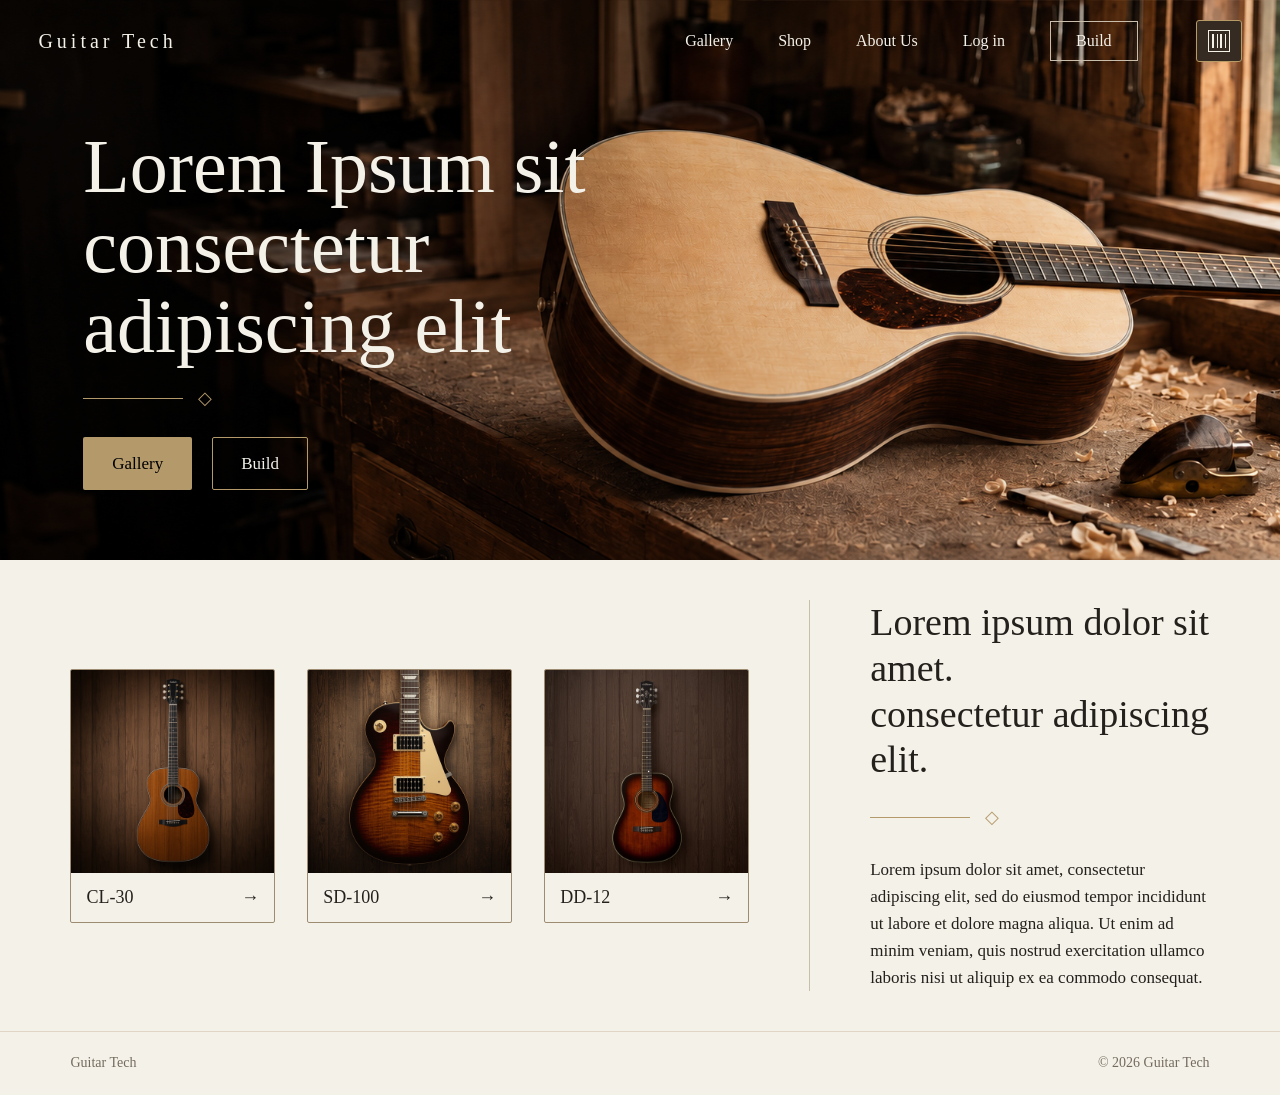
<file: index.html>
<!DOCTYPE html>
<html lang="en">
<head>
    <meta charset="UTF-8">
    <meta name="viewport" content="width=device-width, initial-scale=1.0">
    <meta name="description" content="Guitar Tech.">
    <title>Guitar Tech</title>
    <link rel="stylesheet" href="styles.css">
</head>
<body>


    <!-- Header and large background picture -->
    <div class="hero">
        <header>
            <a href="index.html" class="logo">Guitar Tech</a>

            <nav id="menu" aria-label="Main navigation">
                <a href="gallery.html">Gallery</a>
                <a href="#craft" onclick="closeCurtainMenu()">Shop</a>
                <a href="about.html">About Us</a>
                <a href="account.html" id="account-link">My Account</a>
                <a href="build.html" class="commission-link">Build</a>
            </nav>

            <button id="menu-button" class="menu-button" type="button" onclick="toggleCurtainMenu()"
                    aria-label="Open curtain menu" aria-expanded="false" aria-controls="menu">
                <span class="curtain-icon" aria-hidden="true">
                    <span></span>
                    <span></span>
                </span>
            </button>
        </header>

        <div class="hero-text">
            <h1>Lorem Ipsum sit<br>consectetur<br>adipiscing elit</h1>

            <div class="decoration" aria-hidden="true">
                <span class="gold-line"></span>
                <span>◇</span>
            </div>

            <div class="hero-buttons">
                <a href="gallery.html" class="button gold-button">Gallery</a>
                <a href="build.html" class="button outline-button">Build</a>
            </div>
        </div>
    </div>

    <!-- Guitar cards and the text beside them -->
    <main id="main-content" class="main-section" tabindex="-1">
        <section id="instruments" class="guitars" aria-label="Guitar collection">
            <button class="guitar-card" type="button" onclick="showGuitar('CL-30')" aria-label="Lorem Ipsum">
                <span class="guitar-photo small-guitar">
                    <img src="assets/1.png" alt="A small spruce acoustic guitar">
                </span>
                <span class="guitar-name">CL-30 <span aria-hidden="true">→</span></span>
            </button>

            <button class="guitar-card" type="button" onclick="showGuitar('SD-100')" aria-label="Lorem Ipsum">
                <span class="guitar-photo om-guitar">
                    <img src="assets/2.png" alt="2.png">
                </span>
                <span class="guitar-name">SD-100 <span aria-hidden="true">→</span></span>
            </button>

            <button class="guitar-card" type="button" onclick="showGuitar('DD-12')" aria-label="Lorem impsum">
                <span class="guitar-photo dreadnought-guitar">
                    <img src="assets/3.png" alt="3.png">
                </span>
                <span class="guitar-name">DD-12<span aria-hidden="true">→</span></span>
            </button>
        </section>

        <section id="craft" class="craft">
            <h2>Lorem ipsum dolor sit amet.<br>consectetur adipiscing elit.</h2>
            <div class="decoration" aria-hidden="true">
                <span class="gold-line"></span>
                <span>◇</span>
            </div>
            <p>Lorem ipsum dolor sit amet, consectetur adipiscing elit,
               sed do eiusmod tempor incididunt ut labore et dolore magna aliqua.
               Ut enim ad minim veniam, quis nostrud exercitation ullamco
               laboris nisi ut aliquip ex ea commodo consequat.</p>
        </section>
    </main>

    <footer>
        <span>Guitar Tech</span>
        <span>© <span id="year">2026</span> Guitar Tech</span>
    </footer>

    <!-- JavaScript shows one section at a time inside this popup. -->
    <dialog id="popup" aria-labelledby="guitar-title" onclose="popupClosed()">
        <button class="close-button" type="button" onclick="closePopup()" aria-label="Close popup">×</button>

        <section id="guitar" class="popup-section" hidden>
            <h2 id="guitar-title">CL-30</h2>
            <div id="guitar-picture" class="Cl-30-guitar">
                <img id="guitar-image" src="assets/1.png" alt="CL-30-acoustic-guitar">
            </div>
            <p id="guitar-description"></p>
            <p>Lorem ipsum dolor sit amet sed do eiusmod tempor incididunt ut labore et dolore magna aliqua. </p>
            <button type="button" class="button dark-button" onclick="openCommission(selectedGuitar)">Commission this instrument</button>
        </section>
    </dialog>

    <!-- Load the script after the HTML so it can find the elements above. -->
    <script src="script.js"></script>
</body>
</html>
</file>
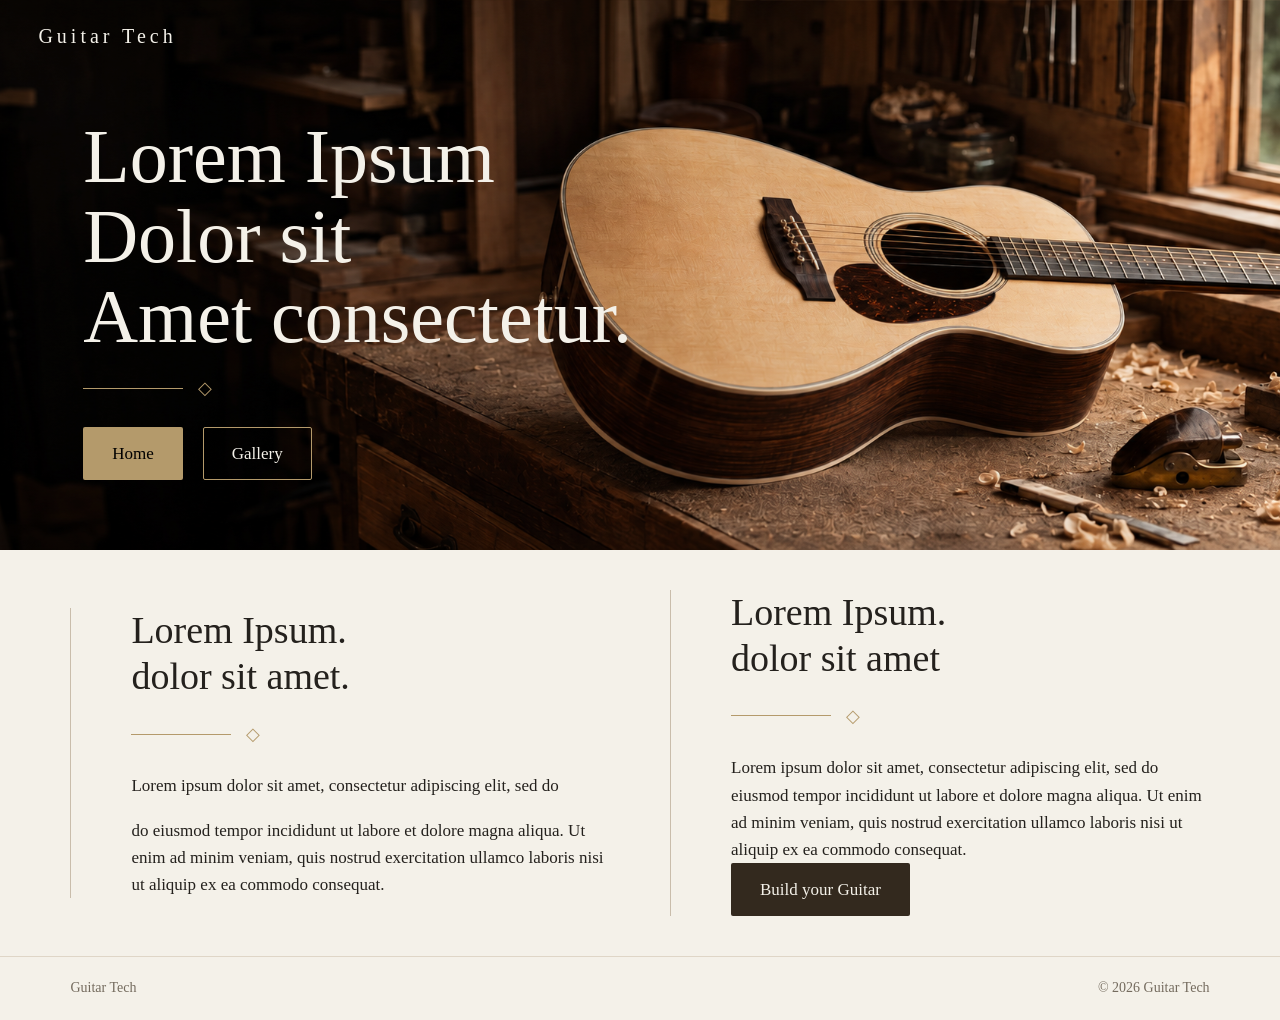
<file: about.html>
<!DOCTYPE html>
<html lang="en">
<head>
    <meta charset="UTF-8">
    <meta name="viewport" content="width=device-width, initial-scale=1.0">
    <meta name="description" content="Guitar Tech">
    <title>About Us | Guitar Tech</title>
    <link rel="stylesheet" href="styles.css">
</head>
<body>
    <!-- Header and large background picture (same as the homepage) -->
    <div class="hero">
        <header>
            <a href="index.html" class="logo">Guitar Tech</a>
          
            </button>
        </header>
    

        <div class="hero-text">
            <h1>Lorem Ipsum<br>Dolor sit<br>Amet consectetur.</h1>

            <div class="decoration" aria-hidden="true">
                <span class="gold-line"></span>
                <span>◇</span>
            </div>

            <div class="hero-buttons">
                <a href="index.html" class="button gold-button">Home</a>
                <button type="button" class="button outline-button" onclick="openCommission('Not sure yet')">Gallery</button>
            </div>
        </div>
    </div>

    <main id="main-content" class="main-section" tabindex="-1">
        <section id="story" class="craft">
            <h2>Lorem Ipsum.<br>dolor sit amet.</h2>
            <div class="decoration" aria-hidden="true">
                <span class="gold-line"></span>
                <span>◇</span>
            </div>
            <p>Lorem ipsum dolor sit amet, consectetur adipiscing elit, sed do</p>
            <p>do eiusmod tempor incididunt ut labore et dolore magna aliqua.
               Ut enim ad minim veniam, quis nostrud exercitation ullamco
               laboris nisi ut aliquip ex ea commodo consequat.</p>
        </section>

        <section id="process" class="craft">
            <h2>Lorem Ipsum.<br>dolor sit amet</h2>
            <div class="decoration" aria-hidden="true">
                <span class="gold-line"></span>
                <span>◇</span>
            </div>
            <p>Lorem ipsum dolor sit amet, consectetur adipiscing elit,
               sed do eiusmod tempor incididunt ut labore et dolore magna aliqua.
               Ut enim ad minim veniam, quis nostrud exercitation ullamco
               laboris nisi ut aliquip ex ea commodo consequat.</p>
            <div class="hero-buttons">
                <button type="button" class="button dark-button" onclick="openCommission('Not sure yet')">Build your Guitar</button>
            </div>
        </section>
    </main>

    <footer>
        <span>Guitar Tech</span>
        <span>© <span id="year">2026</span> Guitar Tech</span>
    </footer>

    <!-- Same popup as the homepage, so script.js finds the elements it expects. -->
    <dialog id="popup" aria-labelledby="account-title" onclose="popupClosed()">
        <button class="close-button" type="button" onclick="closePopup()" aria-label="Close popup">×</button>

        <section id="guitar" class="popup-section" hidden>
            <h2 id="guitar-title">CL-30</h2>
            <div id="guitar-picture" class="guitar-photo om-guitar popup-photo">
                <img id="guitar-image" src="assets/1.png" alt="OM acoustic guitar">
            </div>
            <p id="guitar-description"></p>
            <p>Made to order. Tonewoods, finish and final specifications are chosen with you.</p>
            <button type="button" class="button dark-button" onclick="openCommission(selectedGuitar)">Commission this instrument</button>
        </section>

        <section id="account" class="popup-section" hidden>
            <h2 id="account-title">My Account</h2>
            <p>The account area is coming soon. You can still browse guitars and prepare a build enquiry.</p>
            <button type="button" class="button dark-button" onclick="closePopup()">Back to the website</button>
        </section>
    </dialog>

    <script src="script.js"></script>
</body>
</html>
</file>
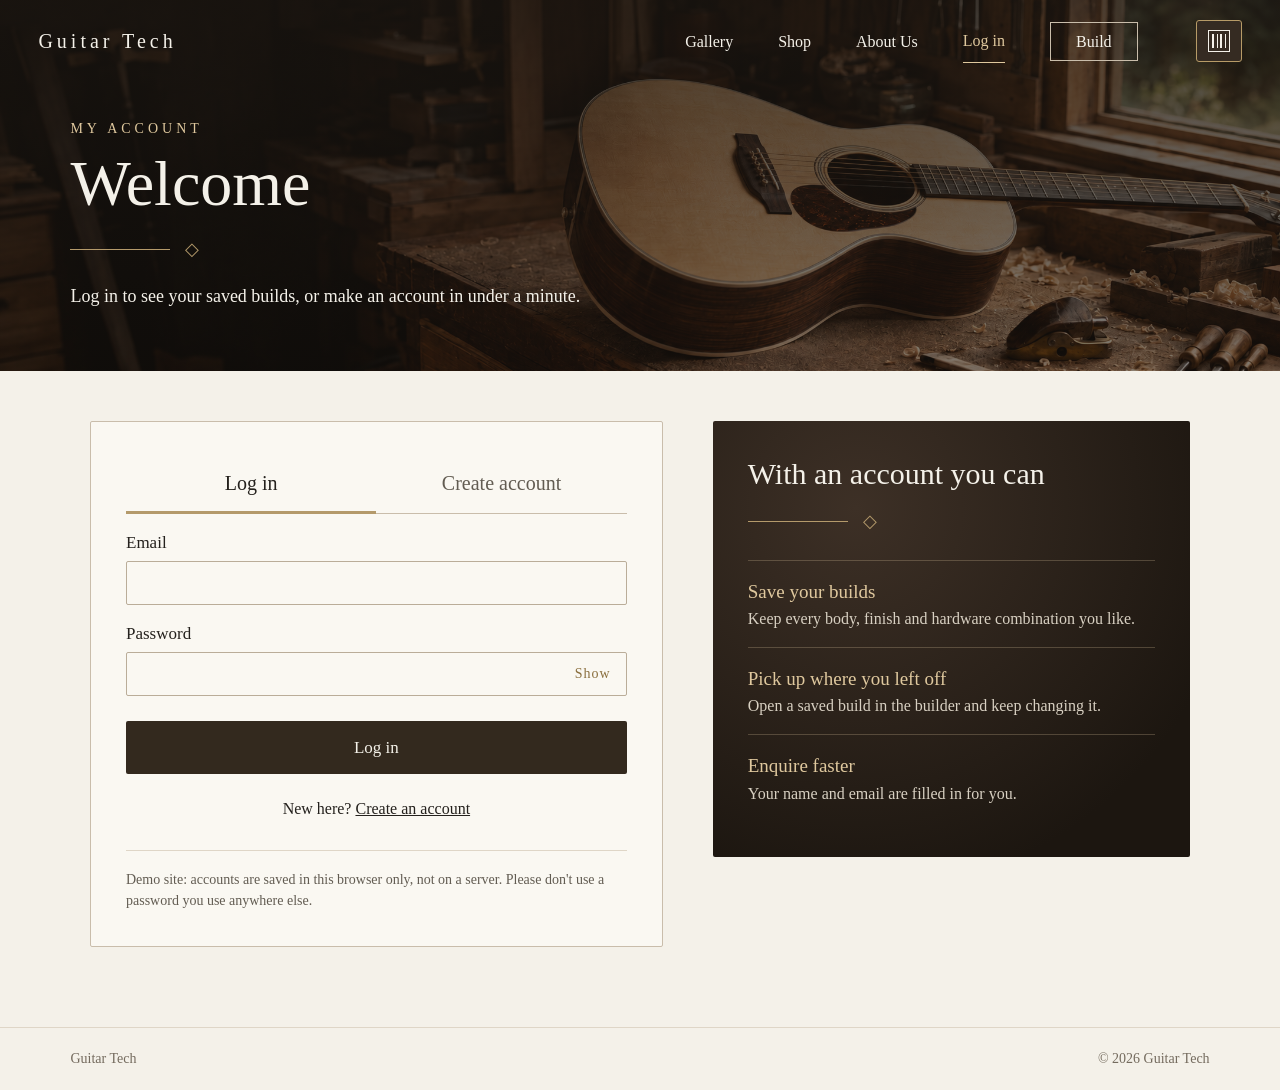
<file: account.html>
<!DOCTYPE html>
<html lang="en">
<head>
    <meta charset="UTF-8">
    <meta name="viewport" content="width=device-width, initial-scale=1.0">
    <meta name="description" content="Your Guitar Tech account: saved builds and your details.">
    <title>My Account | Guitar Tech</title>
    <link rel="stylesheet" href="styles.css">
</head>
<body>


    <!-- Header and a shorter background picture than the home page -->
    <div class="hero page-hero">
        <header>
            <a href="index.html" class="logo">Guitar Tech</a>

            <nav id="menu" aria-label="Main navigation">
                <a href="gallery.html">Gallery</a>
                <a href="index.html#craft">Shop</a>
                <a href="about.html">About Us</a>
                <a href="account.html" id="account-link" aria-current="page" onclick="closeCurtainMenu()">My Account</a>
                <a href="build.html" class="commission-link">Build</a>
            </nav>

            <button id="menu-button" class="menu-button" type="button" onclick="toggleCurtainMenu()"
                    aria-label="Open curtain menu" aria-expanded="false" aria-controls="menu">
                <span class="curtain-icon" aria-hidden="true">
                    <span></span>
                    <span></span>
                </span>
            </button>
        </header>

        <div class="hero-text">
            <p class="eyebrow">My Account</p>
            <h1>Kia ora, <span id="greeting-name">friend</span></h1>

            <div class="decoration" aria-hidden="true">
                <span class="gold-line"></span>
                <span>◇</span>
            </div>

            <p class="hero-intro">Your saved builds and details, all in one place.</p>
        </div>
    </div>

    <main id="main-content" class="account-page" tabindex="-1">

        <!-- Left side: who is logged in -->
        <aside class="account-card" aria-label="Your profile">
            <span id="account-initials" class="initials" aria-hidden="true">GT</span>
            <h2 id="account-name">Name</h2>
            <p id="account-email" class="account-email">email</p>
            <p id="account-since" class="small-text">Member since</p>

            <div class="account-actions">
                <a href="build.html" class="button dark-button">Start a new build</a>
                <button type="button" class="button outline-dark-button" onclick="logOut()">Log out</button>
            </div>
        </aside>

        <div class="account-content">

            <!-- Saved builds. JavaScript copies the template below once for each build. -->
            <section class="account-section" aria-labelledby="builds-heading">
                <div class="section-heading">
                    <h2 id="builds-heading" tabindex="-1">Saved builds</h2>
                    <p id="builds-count" class="small-text">0 builds</p>
                </div>

                <div id="no-builds" class="empty-state">
                    <p>No saved builds yet. Design a guitar in the builder and press <strong>Save to my account</strong>.</p>
                    <a href="build.html" class="button outline-dark-button">Go to the builder</a>
                </div>

                <ul id="saved-builds" class="saved-builds"></ul>

                <template id="build-card-template">
                    <li class="saved-build">
                        <span class="swatch saved-swatch" aria-hidden="true"></span>
                        <div class="saved-text">
                            <h3 class="saved-name">SD-100</h3>
                            <p class="saved-info">Natural finish · Nickel hardware</p>
                            <p class="saved-date small-text">Saved</p>
                        </div>
                        <p class="saved-price">$3,200</p>
                        <div class="saved-buttons">
                            <a class="button dark-button saved-open" href="build.html">Open in builder</a>
                            <button type="button" class="button outline-dark-button saved-remove" onclick="removeBuild(this)">Remove</button>
                        </div>
                    </li>
                </template>
            </section>

            <!-- Edit details -->
            <section class="account-section" aria-labelledby="details-heading">
                <div class="section-heading">
                    <h2 id="details-heading">Your details</h2>
                </div>

                <form id="details-form" class="details-form" onsubmit="saveDetails(event)">
                    <div>
                        <label for="details-name">Name</label>
                        <input type="text" id="details-name" autocomplete="name" required>
                    </div>
                    <div>
                        <label for="details-email">Email</label>
                        <input type="email" id="details-email" readonly aria-describedby="email-note">
                        <p id="email-note" class="small-text">Your email is your log in, so it can't be changed here.</p>
                    </div>
                    <div>
                        <label for="details-phone">Phone <span class="small-text">(optional)</span></label>
                        <input type="tel" id="details-phone" autocomplete="tel">
                    </div>
                    <div class="details-buttons">
                        <button type="submit" class="button dark-button">Save changes</button>
                        <p id="details-message" class="small-text" aria-live="polite"></p>
                    </div>
                </form>
            </section>

            <!-- Delete account -->
            <section class="account-section delete-section" aria-labelledby="delete-heading">
                <h2 id="delete-heading">Delete account</h2>
                <p>This removes your account and all saved builds from this browser. It can't be undone.</p>
                <button type="button" class="button delete-button" onclick="deleteAccount()">Delete my account</button>
            </section>
        </div>
    </main>

    <footer>
        <span>Guitar Tech</span>
        <span>© <span id="year">2026</span> Guitar Tech</span>
    </footer>

    <!-- Load the script after the HTML so it can find the elements above. -->
    <script src="script.js"></script>
</body>
</html>
</file>
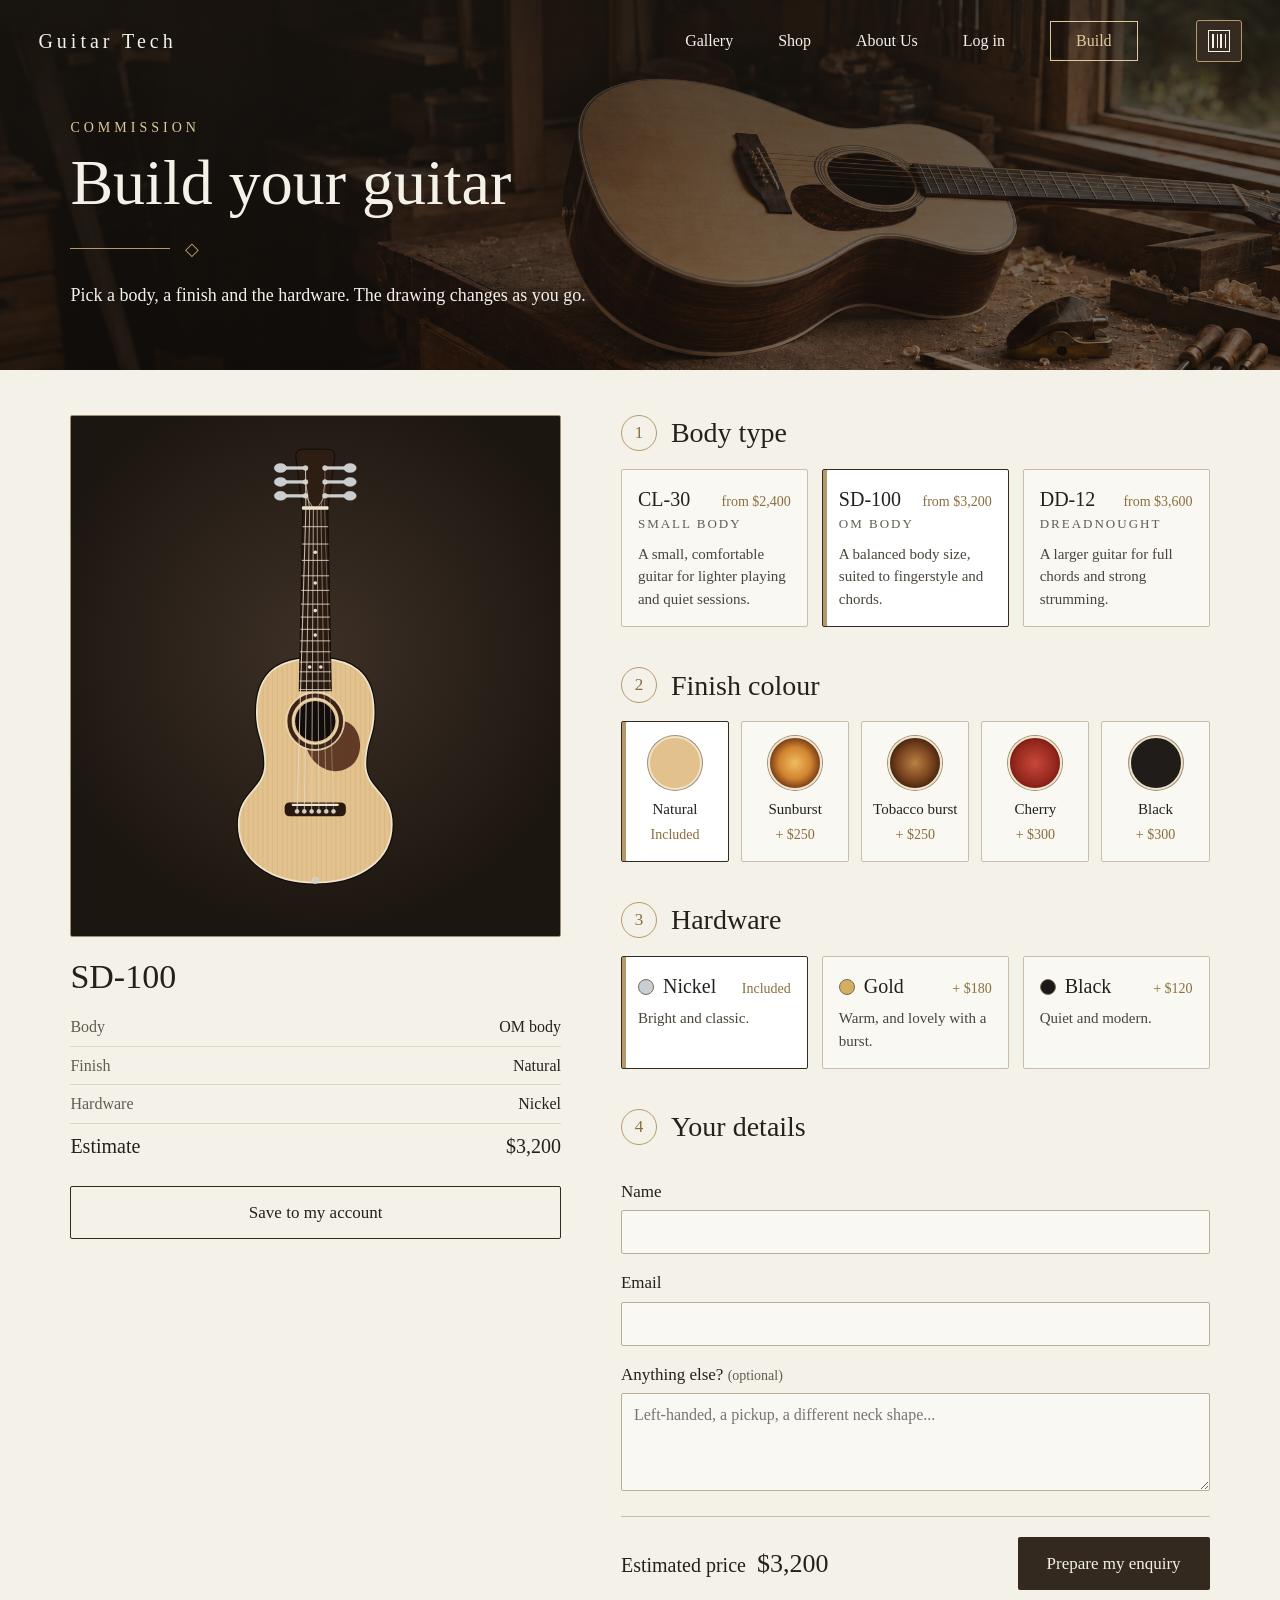
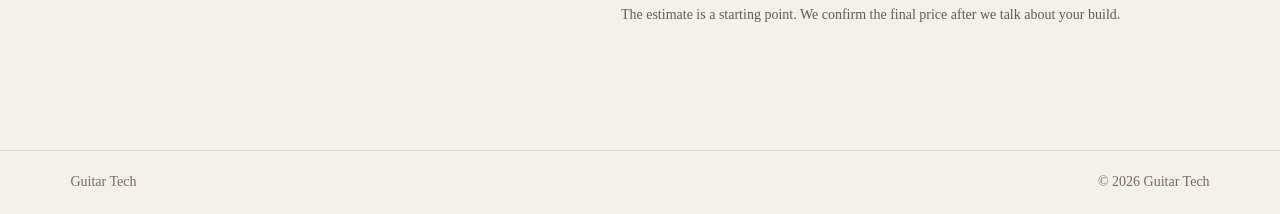
<file: build.html>
<!DOCTYPE html>
<html lang="en">
<head>
    <meta charset="UTF-8">
    <meta name="viewport" content="width=device-width, initial-scale=1.0">
    <meta name="description" content="Design your own Guitar Tech acoustic guitar: choose the body, finish and hardware.">
    <title>Build | Guitar Tech</title>
    <link rel="stylesheet" href="styles.css">
</head>
<body>


    <!-- Header and a shorter background picture than the home page -->
    <div class="hero page-hero">
        <header>
            <a href="index.html" class="logo">Guitar Tech</a>

            <nav id="menu" aria-label="Main navigation">
                <a href="gallery.html">Gallery</a>
                <a href="index.html#craft">Shop</a>
                <a href="about.html">About Us</a>
                <a href="account.html" id="account-link">My Account</a>
                <a href="build.html" class="commission-link" aria-current="page" onclick="closeCurtainMenu()">Build</a>
            </nav>

            <button id="menu-button" class="menu-button" type="button" onclick="toggleCurtainMenu()"
                    aria-label="Open curtain menu" aria-expanded="false" aria-controls="menu">
                <span class="curtain-icon" aria-hidden="true">
                    <span></span>
                    <span></span>
                </span>
            </button>
        </header>

        <div class="hero-text">
            <p class="eyebrow">Commission</p>
            <h1>Build your guitar</h1>

            <div class="decoration" aria-hidden="true">
                <span class="gold-line"></span>
                <span>◇</span>
            </div>

            <p class="hero-intro">Pick a body, a finish and the hardware. The drawing changes as you go.</p>
        </div>
    </div>

    <main id="main-content" class="build-page" tabindex="-1">

        <!-- Left side: the drawing and a summary of the choices -->
        <aside class="build-preview" aria-label="Your guitar">
            <div class="preview-frame">
                <!--
                    The guitar is drawn with SVG shapes.
                    JavaScript shows the parts for the chosen body (data-body)
                    and sets two colours: --finish for the body and --hardware for the metal parts.
                -->
                <svg id="guitar-preview" viewBox="0 0 320 690" role="img" aria-labelledby="preview-title">
                    <title id="preview-title">SD-100 guitar, Natural finish, Nickel hardware</title>
                    <defs>
                        <path id="shape-CL-30" d="M160 320 C198.5 320 230 337.4 230 389.6 C230 422.9 214 422.9 214 456.3 C214 491.5 254 491.5 254 534.6 C254 581.3 214.5 610 160 610 C105.5 610 66 581.3 66 534.6 C66 491.5 106 491.5 106 456.3 C106 422.9 90 422.9 90 389.6 C90 337.4 121.5 320 160 320 Z"/>
                        <path id="shape-SD-100" d="M160 320 C212.1 320 244 339.3 244 397.3 C244 434.3 232 434.3 232 471.3 C232 510.5 270 510.5 270 558.3 C270 610.2 223.8 642 160 642 C96.2 642 50 610.2 50 558.3 C50 510.5 88 510.5 88 471.3 C88 434.3 76 434.3 76 397.3 C76 339.3 107.9 320 160 320 Z"/>
                        <path id="shape-DD-12" d="M160 320 C246.0 320 260 340.6 260 402.6 C260 442.1 246 442.1 246 481.7 C246 523.5 282 523.5 282 574.6 C282 630.0 230.8 664 160 664 C89.2 664 38 630.0 38 574.6 C38 523.5 74 523.5 74 481.7 C74 442.1 60 442.1 60 402.6 C60 340.6 74.0 320 160 320 Z"/>
                        <!-- finish colours that fade from the middle to the edge -->
                        <radialGradient id="sunburst" cx="0.5" cy="0.62" r="0.62">
                            <stop offset="0" stop-color="#f0bd5e"/>
                            <stop offset="0.5" stop-color="#d0832f"/>
                            <stop offset="0.78" stop-color="#6e3514"/>
                            <stop offset="1" stop-color="#230f06"/>
                        </radialGradient>
                        <radialGradient id="tobacco" cx="0.5" cy="0.62" r="0.62">
                            <stop offset="0" stop-color="#b98142"/>
                            <stop offset="0.5" stop-color="#7e4721"/>
                            <stop offset="0.82" stop-color="#3a1c0b"/>
                            <stop offset="1" stop-color="#160904"/>
                        </radialGradient>
                        <radialGradient id="cherry" cx="0.5" cy="0.62" r="0.62">
                            <stop offset="0" stop-color="#c8483a"/>
                            <stop offset="0.6" stop-color="#93261c"/>
                            <stop offset="1" stop-color="#3e0a06"/>
                        </radialGradient>
                        <!-- thin lines that look like wood grain -->
                        <pattern id="grain" width="7" height="40" patternUnits="userSpaceOnUse">
                            <rect x="0" width="1" height="40" fill="#000" opacity="0.07"/>
                            <rect x="4" width="0.6" height="40" fill="#fff" opacity="0.05"/>
                        </pattern>
                    </defs>

                    <!-- body: only the shape that matches the chosen body type is shown -->
                    <g data-body="CL-30" hidden>
                        <use href="#shape-CL-30" class="body-outline"/>
                        <use href="#shape-CL-30" class="body-finish"/>
                        <use href="#shape-CL-30" class="body-grain"/>
                        <use href="#shape-CL-30" class="body-binding"/>
                        <rect class="bridge" x="121.0" y="505.29999999999995" width="78" height="20" rx="7"/>
                        <rect class="saddle" x="126" y="507.29999999999995" width="68" height="3" rx="1.5"/>
                        <circle class="hardware" cx="133.8" cy="518.3" r="3"/>
                        <circle class="hardware" cx="144.2" cy="518.3" r="3"/>
                        <circle class="hardware" cx="154.8" cy="518.3" r="3"/>
                        <circle class="hardware" cx="165.2" cy="518.3" r="3"/>
                        <circle class="hardware" cx="175.8" cy="518.3" r="3"/>
                        <circle class="hardware" cx="186.2" cy="518.3" r="3"/>
                        <circle class="hardware" cx="160" cy="607" r="4.5"/>
                    </g>
                    <g data-body="SD-100">
                        <use href="#shape-SD-100" class="body-outline"/>
                        <use href="#shape-SD-100" class="body-finish"/>
                        <use href="#shape-SD-100" class="body-grain"/>
                        <use href="#shape-SD-100" class="body-binding"/>
                        <path class="pickguard" d="M202 410 A42 42 0 0 1 148 450 C156 476 190 494 214 472 C232 454 226 416 202 410 Z"/>
                        <rect class="bridge" x="116.0" y="526.7" width="88" height="20" rx="7"/>
                        <rect class="saddle" x="126" y="528.7" width="68" height="3" rx="1.5"/>
                        <circle class="hardware" cx="133.8" cy="539.7" r="3"/>
                        <circle class="hardware" cx="144.2" cy="539.7" r="3"/>
                        <circle class="hardware" cx="154.8" cy="539.7" r="3"/>
                        <circle class="hardware" cx="165.2" cy="539.7" r="3"/>
                        <circle class="hardware" cx="175.8" cy="539.7" r="3"/>
                        <circle class="hardware" cx="186.2" cy="539.7" r="3"/>
                        <circle class="hardware" cx="160" cy="639" r="4.5"/>
                    </g>
                    <g data-body="DD-12" hidden>
                        <use href="#shape-DD-12" class="body-outline"/>
                        <use href="#shape-DD-12" class="body-finish"/>
                        <use href="#shape-DD-12" class="body-grain"/>
                        <use href="#shape-DD-12" class="body-binding"/>
                        <path class="pickguard" d="M202 410 A42 42 0 0 1 148 450 C156 476 190 494 214 472 C232 454 226 416 202 410 Z"/>
                        <rect class="bridge" x="112.0" y="541.5" width="96" height="20" rx="7"/>
                        <rect class="saddle" x="126" y="543.5" width="68" height="3" rx="1.5"/>
                        <circle class="hardware" cx="133.8" cy="554.5" r="3"/>
                        <circle class="hardware" cx="144.2" cy="554.5" r="3"/>
                        <circle class="hardware" cx="154.8" cy="554.5" r="3"/>
                        <circle class="hardware" cx="165.2" cy="554.5" r="3"/>
                        <circle class="hardware" cx="175.8" cy="554.5" r="3"/>
                        <circle class="hardware" cx="186.2" cy="554.5" r="3"/>
                        <circle class="hardware" cx="160" cy="661" r="4.5"/>
                    </g>

                    <!-- soundhole and rosette (the same on every body) -->
                    <circle class="rosette-dark" cx="160" cy="410" r="37"/>
                    <circle class="rosette-line" cx="160" cy="410" r="42"/>
                    <circle class="rosette-line" cx="160" cy="410" r="32"/>
                    <circle class="soundhole" cx="160" cy="410" r="29"/>

                    <!-- neck and fretboard -->
                    <path class="fretboard" d="M142 104 L178 104 L183 366 L137 366 Z"/>
                    <line class="fret" x1="141.5" y1="130.4" x2="178.5" y2="130.4"/>
                    <line class="fret" x1="141.0" y1="155.3" x2="179.0" y2="155.3"/>
                    <line class="fret" x1="140.6" y1="178.8" x2="179.4" y2="178.8"/>
                    <line class="fret" x1="140.1" y1="201.0" x2="179.9" y2="201.0"/>
                    <line class="fret" x1="139.8" y1="221.9" x2="180.2" y2="221.9"/>
                    <line class="fret" x1="139.4" y1="241.7" x2="180.6" y2="241.7"/>
                    <line class="fret" x1="139.0" y1="260.3" x2="181.0" y2="260.3"/>
                    <line class="fret" x1="138.7" y1="277.9" x2="181.3" y2="277.9"/>
                    <line class="fret" x1="138.4" y1="294.5" x2="181.6" y2="294.5"/>
                    <line class="fret" x1="138.1" y1="310.2" x2="181.9" y2="310.2"/>
                    <line class="fret" x1="137.8" y1="325.0" x2="182.2" y2="325.0"/>
                    <line class="fret" x1="137.5" y1="339.0" x2="182.5" y2="339.0"/>
                    <line class="fret" x1="137.3" y1="352.2" x2="182.7" y2="352.2"/>
                    <line class="fret" x1="137.0" y1="364.6" x2="183.0" y2="364.6"/>
                    <circle class="marker" cx="160" cy="167.1" r="2.6"/>
                    <circle class="marker" cx="160" cy="211.4" r="2.6"/>
                    <circle class="marker" cx="160" cy="251.0" r="2.6"/>
                    <circle class="marker" cx="160" cy="286.2" r="2.6"/>
                    <circle class="marker" cx="152" cy="332.0" r="2.6"/>
                    <circle class="marker" cx="168" cy="332.0" r="2.6"/>

                    <!-- headstock, nut and tuners (tuners use the hardware colour) -->
                    <path class="headstock" d="M142 106 L132 30 Q131 20 141 19 L179 19 Q189 20 188 30 L178 106 Z"/>
                    <rect class="nut" x="141" y="101" width="38" height="5" rx="1"/>
                    <rect class="hardware" x="110" y="44" width="36" height="4"/>
                    <ellipse class="hardware" cx="110" cy="46" rx="9" ry="6.5"/>
                    <circle class="hardware" cx="146" cy="46" r="3.6"/>
                    <rect class="hardware" x="110" y="64" width="36" height="4"/>
                    <ellipse class="hardware" cx="110" cy="66" rx="9" ry="6.5"/>
                    <circle class="hardware" cx="146" cy="66" r="3.6"/>
                    <rect class="hardware" x="110" y="84" width="36" height="4"/>
                    <ellipse class="hardware" cx="110" cy="86" rx="9" ry="6.5"/>
                    <circle class="hardware" cx="146" cy="86" r="3.6"/>
                    <rect class="hardware" x="174" y="84" width="36" height="4"/>
                    <ellipse class="hardware" cx="210" cy="86" rx="9" ry="6.5"/>
                    <circle class="hardware" cx="174" cy="86" r="3.6"/>
                    <rect class="hardware" x="174" y="64" width="36" height="4"/>
                    <ellipse class="hardware" cx="210" cy="66" rx="9" ry="6.5"/>
                    <circle class="hardware" cx="174" cy="66" r="3.6"/>
                    <rect class="hardware" x="174" y="44" width="36" height="4"/>
                    <ellipse class="hardware" cx="210" cy="46" rx="9" ry="6.5"/>
                    <circle class="hardware" cx="174" cy="46" r="3.6"/>

                    <!-- strings, from the tuners to the bridge of the chosen body -->
                    <g class="strings" data-body="CL-30" hidden>
                        <polyline points="146,46 146.5,104 133.8,518.3" stroke-width="1.5"/>
                        <polyline points="146,66 151.9,104 144.2,518.3" stroke-width="1.3"/>
                        <polyline points="146,86 157.3,104 154.8,518.3" stroke-width="1.2"/>
                        <polyline points="174,86 162.7,104 165.2,518.3" stroke-width="1.0"/>
                        <polyline points="174,66 168.1,104 175.8,518.3" stroke-width="0.8"/>
                        <polyline points="174,46 173.5,104 186.2,518.3" stroke-width="0.6"/>
                    </g>
                    <g class="strings" data-body="SD-100">
                        <polyline points="146,46 146.5,104 133.8,539.7" stroke-width="1.5"/>
                        <polyline points="146,66 151.9,104 144.2,539.7" stroke-width="1.3"/>
                        <polyline points="146,86 157.3,104 154.8,539.7" stroke-width="1.2"/>
                        <polyline points="174,86 162.7,104 165.2,539.7" stroke-width="1.0"/>
                        <polyline points="174,66 168.1,104 175.8,539.7" stroke-width="0.8"/>
                        <polyline points="174,46 173.5,104 186.2,539.7" stroke-width="0.6"/>
                    </g>
                    <g class="strings" data-body="DD-12" hidden>
                        <polyline points="146,46 146.5,104 133.8,554.5" stroke-width="1.5"/>
                        <polyline points="146,66 151.9,104 144.2,554.5" stroke-width="1.3"/>
                        <polyline points="146,86 157.3,104 154.8,554.5" stroke-width="1.2"/>
                        <polyline points="174,86 162.7,104 165.2,554.5" stroke-width="1.0"/>
                        <polyline points="174,66 168.1,104 175.8,554.5" stroke-width="0.8"/>
                        <polyline points="174,46 173.5,104 186.2,554.5" stroke-width="0.6"/>
                    </g>
                </svg>
            </div>

            <div class="preview-summary">
                <h2 id="build-name">SD-100</h2>
                <dl class="build-list">
                    <div>
                        <dt>Body</dt>
                        <dd id="summary-body">OM body</dd>
                    </div>
                    <div>
                        <dt>Finish</dt>
                        <dd id="summary-finish">Natural</dd>
                    </div>
                    <div>
                        <dt>Hardware</dt>
                        <dd id="summary-hardware">Nickel</dd>
                    </div>
                    <div class="build-total">
                        <dt>Estimate</dt>
                        <dd class="build-price">$3,200</dd>
                    </div>
                </dl>

                <button type="button" class="button outline-dark-button save-button" onclick="saveBuild()">Save to my account</button>
                <p id="save-message" class="small-text" aria-live="polite"></p>
            </div>
        </aside>

        <!--
            Right side: the choices. They are radio buttons, so only one in each group can be picked.
            Every change runs updateBuild(). Each option keeps its price in data-price.
        -->
        <form id="build-form" class="build-options" onchange="updateBuild()" onsubmit="prepareEnquiry(event)">

            <fieldset class="build-step">
                <legend><span class="step-number">1</span> Body type</legend>
                <div class="body-options">
                    <label class="option">
                        <input type="radio" name="body" value="CL-30" data-name="Small body" data-price="2400">
                        <span class="option-box">
                            <span class="option-title">CL-30 <span class="option-price">from $2,400</span></span>
                            <span class="option-sub">Small body</span>
                            <span class="option-text">A small, comfortable guitar for lighter playing and quiet sessions.</span>
                        </span>
                    </label>

                    <label class="option">
                        <input type="radio" name="body" value="SD-100" data-name="OM body" data-price="3200" checked>
                        <span class="option-box">
                            <span class="option-title">SD-100 <span class="option-price">from $3,200</span></span>
                            <span class="option-sub">OM body</span>
                            <span class="option-text">A balanced body size, suited to fingerstyle and chords.</span>
                        </span>
                    </label>

                    <label class="option">
                        <input type="radio" name="body" value="DD-12" data-name="Dreadnought" data-price="3600">
                        <span class="option-box">
                            <span class="option-title">DD-12 <span class="option-price">from $3,600</span></span>
                            <span class="option-sub">Dreadnought</span>
                            <span class="option-text">A larger guitar for full chords and strong strumming.</span>
                        </span>
                    </label>
                </div>
            </fieldset>

            <!-- data-fill is the colour used in the drawing. url(#...) means one of the gradients in the SVG. -->
            <fieldset class="build-step">
                <legend><span class="step-number">2</span> Finish colour</legend>
                <div class="swatch-options">
                    <label class="swatch-option">
                        <input type="radio" name="finish" value="Natural" data-fill="#e3c18c" data-price="0" checked>
                        <span class="swatch-box">
                            <span class="swatch natural" aria-hidden="true"></span>
                            <span class="swatch-name">Natural</span>
                            <span class="option-price">Included</span>
                        </span>
                    </label>

                    <label class="swatch-option">
                        <input type="radio" name="finish" value="Sunburst" data-fill="url(#sunburst)" data-price="250">
                        <span class="swatch-box">
                            <span class="swatch sunburst" aria-hidden="true"></span>
                            <span class="swatch-name">Sunburst</span>
                            <span class="option-price">+ $250</span>
                        </span>
                    </label>

                    <label class="swatch-option">
                        <input type="radio" name="finish" value="Tobacco burst" data-fill="url(#tobacco)" data-price="250">
                        <span class="swatch-box">
                            <span class="swatch tobacco" aria-hidden="true"></span>
                            <span class="swatch-name">Tobacco burst</span>
                            <span class="option-price">+ $250</span>
                        </span>
                    </label>

                    <label class="swatch-option">
                        <input type="radio" name="finish" value="Cherry" data-fill="url(#cherry)" data-price="300">
                        <span class="swatch-box">
                            <span class="swatch cherry" aria-hidden="true"></span>
                            <span class="swatch-name">Cherry</span>
                            <span class="option-price">+ $300</span>
                        </span>
                    </label>

                    <label class="swatch-option">
                        <input type="radio" name="finish" value="Black" data-fill="#1f1c19" data-price="300">
                        <span class="swatch-box">
                            <span class="swatch black" aria-hidden="true"></span>
                            <span class="swatch-name">Black</span>
                            <span class="option-price">+ $300</span>
                        </span>
                    </label>
                </div>
            </fieldset>

            <!-- data-colour is the colour of the tuners, bridge pins and strap button in the drawing. -->
            <fieldset class="build-step">
                <legend><span class="step-number">3</span> Hardware</legend>
                <div class="hardware-options">
                    <label class="option">
                        <input type="radio" name="hardware" value="Nickel" data-colour="#c9ced3" data-price="0" checked>
                        <span class="option-box">
                            <span class="option-title">
                                <span><span class="metal nickel" aria-hidden="true"></span> Nickel</span>
                                <span class="option-price">Included</span>
                            </span>
                            <span class="option-text">Bright and classic.</span>
                        </span>
                    </label>

                    <label class="option">
                        <input type="radio" name="hardware" value="Gold" data-colour="#d4af5f" data-price="180">
                        <span class="option-box">
                            <span class="option-title">
                                <span><span class="metal gold" aria-hidden="true"></span> Gold</span>
                                <span class="option-price">+ $180</span>
                            </span>
                            <span class="option-text">Warm, and lovely with a burst.</span>
                        </span>
                    </label>

                    <label class="option">
                        <input type="radio" name="hardware" value="Black" data-colour="#1b1815" data-price="120">
                        <span class="option-box">
                            <span class="option-title">
                                <span><span class="metal black" aria-hidden="true"></span> Black</span>
                                <span class="option-price">+ $120</span>
                            </span>
                            <span class="option-text">Quiet and modern.</span>
                        </span>
                    </label>
                </div>
            </fieldset>

            <fieldset class="build-step">
                <legend><span class="step-number">4</span> Your details</legend>

                <label for="customer-name">Name</label>
                <input type="text" id="customer-name" name="customer-name" autocomplete="name" required>

                <label for="customer-email">Email</label>
                <input type="email" id="customer-email" name="customer-email" autocomplete="email" required>

                <label for="customer-notes">Anything else? <span class="small-text">(optional)</span></label>
                <textarea id="customer-notes" name="customer-notes" rows="4"
                          placeholder="Left-handed, a pickup, a different neck shape..."></textarea>

                <div class="build-submit">
                    <p class="total-line">Estimated price <strong class="build-price">$3,200</strong></p>
                    <button type="submit" class="button dark-button">Prepare my enquiry</button>
                </div>
                <p class="small-text">The estimate is a starting point. We confirm the final price after we talk about your build.</p>
            </fieldset>

            <!-- Shown after the visitor presses "Prepare my enquiry" -->
            <div id="enquiry-result" hidden>
                <h2>Your enquiry</h2>
                <label for="enquiry-text">Copy this and email it to the workshop.</label>
                <textarea id="enquiry-text" rows="13" readonly></textarea>
                <button type="button" class="button dark-button copy-button" onclick="copyEnquiry()">Copy enquiry</button>
                <p id="copy-message" class="small-text" aria-live="polite"></p>
            </div>
        </form>
    </main>

    <footer>
        <span>Guitar Tech</span>
        <span>© <span id="year">2026</span> Guitar Tech</span>
    </footer>

    <!-- Load the script after the HTML so it can find the elements above. -->
    <script src="script.js"></script>
</body>
</html>
</file>
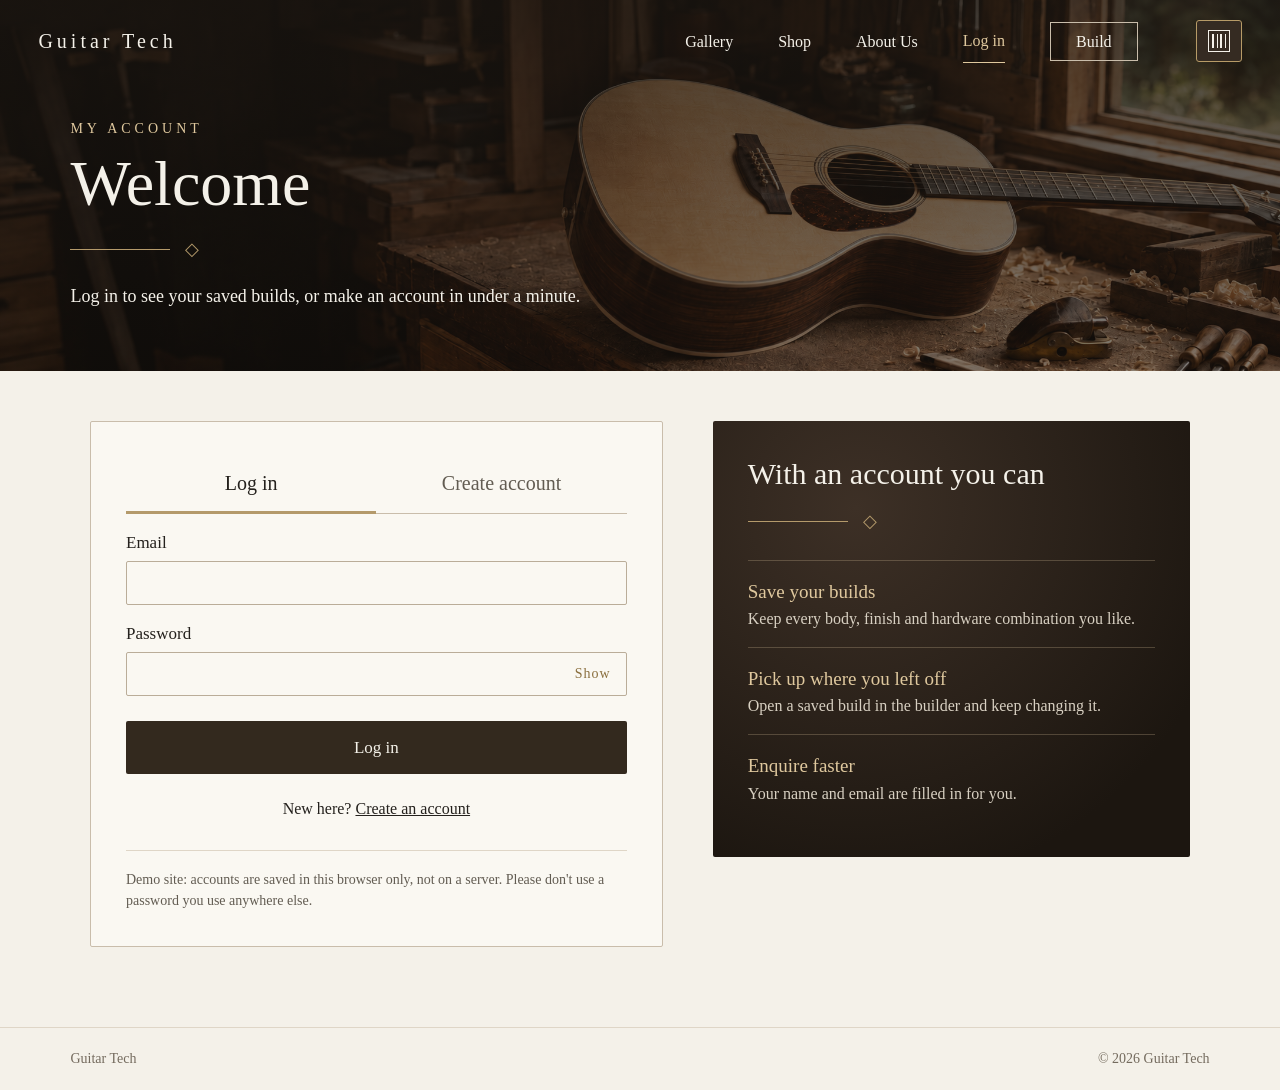
<file: login.html>
<!DOCTYPE html>
<html lang="en">
<head>
    <meta charset="UTF-8">
    <meta name="viewport" content="width=device-width, initial-scale=1.0">
    <meta name="description" content="Log in to your Guitar Tech account or create one.">
    <title>Log in | Guitar Tech</title>
    <link rel="stylesheet" href="styles.css">
</head>
<body>


    <!-- Header and a shorter background picture than the home page -->
    <div class="hero page-hero">
        <header>
            <a href="index.html" class="logo">Guitar Tech</a>

            <nav id="menu" aria-label="Main navigation">
                <a href="gallery.html">Gallery</a>
                <a href="index.html#craft">Shop</a>
                <a href="about.html">About Us</a>
                <a href="login.html" id="account-link" aria-current="page" onclick="closeCurtainMenu()">Log in</a>
                <a href="build.html" class="commission-link">Build</a>
            </nav>

            <button id="menu-button" class="menu-button" type="button" onclick="toggleCurtainMenu()"
                    aria-label="Open curtain menu" aria-expanded="false" aria-controls="menu">
                <span class="curtain-icon" aria-hidden="true">
                    <span></span>
                    <span></span>
                </span>
            </button>
        </header>

        <div class="hero-text">
            <p class="eyebrow">My Account</p>
            <h1>Welcome</h1>

            <div class="decoration" aria-hidden="true">
                <span class="gold-line"></span>
                <span>◇</span>
            </div>

            <p class="hero-intro">Log in to see your saved builds, or make an account in under a minute.</p>
        </div>
    </div>

    <main id="main-content" class="login-page" tabindex="-1">

        <div class="login-card">

            <!-- Two tabs. JavaScript shows one panel at a time. -->
            <div class="login-tabs" role="tablist" aria-label="Log in or create an account">
                <button type="button" role="tab" id="login-tab" aria-selected="true"
                        aria-controls="login-panel" onclick="showLoginTab('login')">Log in</button>
                <button type="button" role="tab" id="create-tab" aria-selected="false"
                        aria-controls="create-panel" onclick="showLoginTab('create')">Create account</button>
            </div>

            <!-- Log in -->
            <section id="login-panel" role="tabpanel" aria-labelledby="login-tab">
                <form onsubmit="logIn(event)">
                    <label for="login-email">Email</label>
                    <input type="email" id="login-email" autocomplete="email" required>

                    <label for="login-password">Password</label>
                    <div class="password-field">
                        <input type="password" id="login-password" autocomplete="current-password" required>
                        <button type="button" class="show-password" aria-controls="login-password"
                                onclick="togglePassword(this)">Show</button>
                    </div>

                    <p id="login-message" class="form-message" role="alert" hidden></p>

                    <button type="submit" class="button dark-button wide-button">Log in</button>
                </form>

                <p class="switch-text">New here?
                    <button type="button" class="text-button" onclick="showLoginTab('create')">Create an account</button>
                </p>
            </section>

            <!-- Create account -->
            <section id="create-panel" role="tabpanel" aria-labelledby="create-tab" hidden>
                <form onsubmit="createAccount(event)">
                    <label for="create-name">Name</label>
                    <input type="text" id="create-name" autocomplete="name" required>

                    <label for="create-email">Email</label>
                    <input type="email" id="create-email" autocomplete="email" required>

                    <label for="create-password">Password <span class="small-text">(at least 8 characters)</span></label>
                    <div class="password-field">
                        <input type="password" id="create-password" autocomplete="new-password" minlength="8" required>
                        <button type="button" class="show-password" aria-controls="create-password"
                                onclick="togglePassword(this)">Show</button>
                    </div>

                    <label for="create-confirm">Type the password again</label>
                    <input type="password" id="create-confirm" autocomplete="new-password" minlength="8" required>

                    <p id="create-message" class="form-message" role="alert" hidden></p>

                    <button type="submit" class="button dark-button wide-button">Create account</button>
                </form>

                <p class="switch-text">Already have an account?
                    <button type="button" class="text-button" onclick="showLoginTab('login')">Log in</button>
                </p>
            </section>

            <p class="demo-note">Demo site: accounts are saved in this browser only, not on a server.
               Please don't use a password you use anywhere else.</p>
        </div>

        <!-- Reasons to make an account -->
        <aside class="login-perks" aria-label="Why make an account">
            <h2>With an account you can</h2>
            <div class="decoration" aria-hidden="true">
                <span class="gold-line"></span>
                <span>◇</span>
            </div>
            <ul>
                <li>
                    <span class="perk-title">Save your builds</span>
                    <span class="perk-text">Keep every body, finish and hardware combination you like.</span>
                </li>
                <li>
                    <span class="perk-title">Pick up where you left off</span>
                    <span class="perk-text">Open a saved build in the builder and keep changing it.</span>
                </li>
                <li>
                    <span class="perk-title">Enquire faster</span>
                    <span class="perk-text">Your name and email are filled in for you.</span>
                </li>
            </ul>
        </aside>
    </main>

    <footer>
        <span>Guitar Tech</span>
        <span>© <span id="year">2026</span> Guitar Tech</span>
    </footer>

    <!-- Load the script after the HTML so it can find the elements above. -->
    <script src="script.js"></script>
</body>
</html>
</file>
<file: styles.css>
/* style.css */

* {
    box-sizing: border-box;
}

body {
    margin: 0;
    background-color: #f4f1e9;
    color: #24211d;
    font-family: Georgia, serif;
    font-size: 18px;
    line-height: 1.6;
}

/* buttons dont use the page font by themselves */
button {
    font-family: Georgia, serif;
    font-size: 18px;
    line-height: 1.6;
    cursor: pointer;
}

a {
    color: #24211d;
    text-decoration: none;
}

h1, h2, h3 {
    margin-top: 0;
    font-weight: normal;
}

/* keeps hidden things hidden */
[hidden] {
    display: none !important;
}


/* header and big photo */

.hero {
    color: #f4f1e9;
    background-image: linear-gradient(to right, rgba(0, 0, 0, 0.25), transparent), url("assets/workshop-hero.png");
    background-size: cover;
    background-position: center;
}

header {
    display: flex;
    align-items: center;
    gap: 30px;
    padding: 20px 3%;
}

.logo {
    color: #f4f1e9;
    font-size: 20px;
    letter-spacing: 4px;
}

#menu {
    display: flex;
    align-items: center;
    gap: 45px;
    margin-left: auto;
    margin-right: 28px;
}

#menu a, #menu button {
    padding: 8px 0;
    border: none;
    background: none;
    color: #f4f1e9;
    font-size: 16px;
}

#menu a:hover, #menu button:hover {
    color: #dfc89e;
}

#menu .commission-link {
    padding: 6px 25px;
    border: 1px solid #c9bdab;
}

.menu-button {
    display: flex;
    align-items: center;
    justify-content: center;
    flex-shrink: 0;
    width: 46px;
    height: 42px;
    padding: 0;
    border: 1px solid #b79b67;
    border-radius: 3px;
    background-color: #352b22;
    color: #f4f1e9;
}

.menu-button:hover {
    background-color: #514130;
}

/* curtain drawing in the menu button */
.curtain-icon {
    display: flex;
    gap: 2px;
    width: 22px;
    height: 22px;
    padding: 3px;
    border: 1px solid #f4f1e9;
}

.curtain-icon span {
    flex: 1;
    border-left: 2px solid #f4f1e9;
    border-right: 1px solid #f4f1e9;
}

/* stops the page scrolling when the menu or popup is open */
.curtain-open, .popup-open {
    overflow: hidden;
}

/* full screen menu (javascript adds curtain-open to the body) */
.curtain-open #menu {
    display: flex;
    flex-direction: column;
    justify-content: center;
    gap: 22px;
    position: fixed;
    top: 0;
    left: 0;
    width: 100%;
    height: 100%;
    z-index: 10;
    margin: 0;
    padding: 70px 24px;
    overflow-y: auto;
    background-color: #1c1712;
}

.curtain-open #menu a, .curtain-open #menu button {
    font-size: 28px;
}

.curtain-open .menu-button {
    position: fixed;
    top: 20px;
    right: 3%;
    z-index: 11;
}

.hero-text {
    width: 87%;
    margin: 0 auto;
    padding: 45px 0 70px 0;
}

h1 {
    margin-bottom: 18px;
    font-size: 76px;
    line-height: 1.05;
    overflow-wrap: break-word;
}

.decoration {
    display: flex;
    align-items: center;
    gap: 15px;
    margin-bottom: 24px;
    color: #b49a6b;
}

.gold-line {
    width: 100px;
    height: 1px;
    background-color: #b49a6b;
}

.hero-buttons {
    display: flex;
    flex-wrap: wrap;
    gap: 20px;
}


/* buttons */

.button {
    display: inline-block;
    padding: 12px 28px;
    border: 1px solid transparent;
    border-radius: 2px;
    font-size: 17px;
    text-align: center;
}

.gold-button {
    background-color: #b49a6b;
    color: black;
}

.gold-button:hover {
    background-color: #c7ae80;
}

.outline-button {
    border-color: #b49a6b;
    background-color: transparent;
    color: #f4f1e9;
}

.outline-button:hover {
    background-color: rgba(180, 154, 107, 0.15);
}

.dark-button {
    background-color: #33291e;
    color: #f4f1e9;
}

.dark-button:hover {
    background-color: #514130;
}


/* guitars and workshop text */

.main-section {
    display: flex;
    align-items: center;
    gap: 60px;
    width: 89%;
    max-width: 1500px;
    margin: 0 auto;
    padding: 40px 0;
}

/* min-width 0 lets the cards shrink */
.guitars {
    display: flex;
    flex: 2;
    gap: 32px;
    min-width: 0;
}

.guitar-card {
    flex: 1;
    min-width: 0;
    padding: 0;
    border: 1px solid #9d8c71;
    border-radius: 2px;
    background-color: #f4f1e9;
    color: #24211d;
    text-align: left;
    overflow: hidden;
}

.guitar-card:hover {
    background-color: #e9e1d4;
}

.guitar-name {
    display: flex;
    align-items: center;
    justify-content: space-between;
    gap: 8px;
    padding: 10px 15px;
}

.guitar-photo {
    display: block;
    aspect-ratio: 1 / 1;
    overflow: hidden;
    background-color: #251d16;
}

.guitar-photo img {
    display: block;
    width: 100%;
    height: 100%;
    object-fit: cover;
}

.craft {
    flex: 1;
    min-width: 0;
    padding-left: 60px;
    border-left: 1px solid #c9bdab;
}

.craft h2 {
    margin-bottom: 20px;
    font-size: 38px;
    line-height: 1.2;
}

.craft p {
    margin-bottom: 0;
    font-size: 17px;
}

footer {
    display: flex;
    flex-wrap: wrap;
    justify-content: space-between;
    gap: 15px;
    padding: 20px 5.5%;
    border-top: 1px solid #dfd6c7;
    color: #746b5e;
    font-size: 14px;
}


/* popup */

dialog {
    width: 90%;
    max-width: 600px;
    max-height: 85vh;
    padding: 35px;
    border: 1px solid #b4a387;
    border-radius: 3px;
    background-color: #f4f1e9;
    color: #24211d;
    overflow-y: auto;
}

dialog::backdrop {
    background-color: rgba(0, 0, 0, 0.65);
}

dialog h2 {
    margin: 10px 25px 20px 0;
    font-size: 34px;
    line-height: 1.2;
}

.close-button {
    position: absolute;
    top: 8px;
    right: 8px;
    width: 44px;
    height: 44px;
    border: none;
    background-color: #f4f1e9;
    font-size: 28px;
}

.close-button:hover {
    background-color: #e9e1d4;
}

.popup-photo {
    width: 70%;
    margin: 20px auto;
}


/* enquiry form */

label {
    display: block;
    margin: 15px 0 5px 0;
    font-size: 17px;
}

select, textarea {
    display: block;
    width: 100%;
    padding: 12px;
    border: 1px solid #baad99;
    border-radius: 2px;
    background-color: #faf8f2;
    font-family: Georgia, serif;
    font-size: 16px;
}

textarea {
    resize: vertical;
}

.small-text {
    color: #625c52;
    font-size: 14px;
}

#enquiry-result {
    margin-top: 25px;
    padding-top: 20px;
    border-top: 1px solid #c9bdab;
}

.copy-button {
    margin-top: 15px;
}


/* tablet */
@media (max-width: 900px) {

    /* links get hidden, use the menu button instead */
    #menu {
        display: none;
    }

    .menu-button {
        margin-left: auto;
    }

    h1 {
        font-size: 64px;
    }

    .main-section {
        flex-direction: column;
        align-items: stretch;
        gap: 35px;
    }

    .craft {
        padding: 30px 0 0 0;
        border-left: none;
        border-top: 1px solid #c9bdab;
    }
}


/* phone */
@media (max-width: 600px) {

    header {
        padding: 18px 5%;
    }

    .logo {
        font-size: 17px;
        letter-spacing: 2px;
    }

    .curtain-open .menu-button {
        top: 18px;
        right: 5%;
    }

    /* darker at the top so the text is easier to read */
    .hero {
        background-image: linear-gradient(rgba(0, 0, 0, 0.6), rgba(0, 0, 0, 0.15)), url("assets/workshop-hero.png");
        background-position: 64% center;
    }

    .hero-text {
        width: 90%;
        padding: 40px 0;
    }

    h1 {
        font-size: 48px;
    }

    .hero-buttons {
        flex-direction: column;
        gap: 12px;
        margin-top: 80px;
    }

    .main-section {
        width: 90%;
        padding: 30px 0;
    }

    .guitars {
        flex-direction: column;
        gap: 20px;
    }

    /* photo on the left and name on the right */
    .guitar-card {
        display: flex;
        align-items: center;
        flex: auto;
        width: 100%;
    }

    .guitar-card .guitar-photo {
        width: 42%;
        flex-shrink: 0;
    }

    .guitar-name {
        flex: 1;
        padding: 15px;
    }

    .craft h2 {
        font-size: 34px;
    }

    dialog {
        padding: 25px;
    }

    .popup-photo {
        width: 100%;
    }
}


/* ---------- gallery page ---------- */

/* shorter, darker version of the home page photo */
.page-hero {
    background-image: linear-gradient(rgba(28, 23, 18, 0.78), rgba(28, 23, 18, 0.55)), url("assets/workshop-hero.png");
    background-position: center 35%;
}

.page-hero .hero-text {
    width: 89%;
    max-width: 1500px;
    padding: 35px 0 60px 0;
}

.page-hero h1 {
    font-size: 64px;
}

.page-hero .decoration {
    margin-bottom: 18px;
}

.eyebrow {
    margin: 0 0 10px 0;
    color: #dfc89e;
    font-size: 14px;
    letter-spacing: 4px;
    text-transform: uppercase;
}

.hero-intro {
    max-width: 560px;
    margin: 0;
}

/* gold underline on the page you are on */
#menu a[aria-current="page"] {
    color: #dfc89e;
    border-bottom: 1px solid #dfc89e;
}

.gallery-page {
    width: 89%;
    max-width: 1500px;
    margin: 0 auto;
    padding: 45px 0 70px 0;
}

/* filter buttons and photo count */
.gallery-toolbar {
    display: flex;
    flex-wrap: wrap;
    align-items: center;
    justify-content: space-between;
    gap: 15px;
    margin-bottom: 30px;
    padding-bottom: 20px;
    border-bottom: 1px solid #dfd6c7;
}

.filters {
    display: flex;
    flex-wrap: wrap;
    gap: 10px;
}

.filters button {
    padding: 6px 20px;
    border: 1px solid #9d8c71;
    border-radius: 2px;
    background-color: transparent;
    color: #24211d;
    font-size: 15px;
    letter-spacing: 1px;
}

.filters button:hover {
    background-color: #e9e1d4;
}

/* the filter that is switched on */
.filters button[aria-pressed="true"] {
    border-color: #33291e;
    background-color: #33291e;
    color: #f4f1e9;
}

#gallery-count {
    margin: 0;
}

/* photo grid: every tile is square, the feature tile covers 2 x 2 */
.gallery-grid {
    display: grid;
    grid-template-columns: repeat(4, minmax(0, 1fr));
    grid-auto-flow: dense;
    gap: 24px;
    margin: 0;
    padding: 0;
    list-style: none;
}

.gallery-grid li {
    aspect-ratio: 1 / 1;
}

.gallery-grid .feature {
    grid-column: span 2;
    grid-row: span 2;
}

/* when a filter is on, the feature tile goes back to normal size */
.gallery-grid.filtered .feature {
    grid-column: auto;
    grid-row: auto;
}

.gallery-item {
    position: relative;
    display: block;
    width: 100%;
    height: 100%;
    padding: 0;
    border: 1px solid #9d8c71;
    border-radius: 2px;
    background-color: #251d16;
    color: #f4f1e9;
    text-align: left;
    overflow: hidden;
}

.gallery-item img {
    position: absolute;
    top: 0;
    left: 0;
    width: 100%;
    height: 100%;
    object-fit: cover;
    transition: transform 0.4s ease;
}

/* slow zoom when you point at a photo */
.gallery-item:hover img, .gallery-item:focus-visible img {
    transform: scale(1.04);
}

.gallery-item:focus-visible {
    outline: 3px solid #b49a6b;
    outline-offset: 3px;
}

/* name and category on a dark fade at the bottom of the photo */
.gallery-label {
    position: absolute;
    left: 0;
    right: 0;
    bottom: 0;
    display: flex;
    align-items: baseline;
    justify-content: space-between;
    gap: 10px;
    padding: 45px 16px 12px 16px;
    background: linear-gradient(transparent, rgba(20, 16, 12, 0.85));
}

.feature .gallery-title {
    font-size: 26px;
}

.gallery-tag {
    color: #dfc89e;
    font-size: 12px;
    letter-spacing: 2px;
    text-transform: uppercase;
}

/* the popup gets wider when it shows a photo */
dialog:has(#photo:not([hidden])) {
    max-width: 960px;
}

.viewer {
    margin: 0;
}

.viewer-frame {
    display: flex;
    align-items: center;
    justify-content: center;
    min-height: 240px;
    border-radius: 2px;
    background-color: #251d16;
}

.viewer-frame img {
    display: block;
    max-width: 100%;
    max-height: calc(85vh - 300px);
    object-fit: contain;
}

.viewer figcaption {
    margin-top: 15px;
}

.viewer-controls {
    display: flex;
    align-items: center;
    justify-content: space-between;
    gap: 12px;
    margin-top: 20px;
    padding-top: 20px;
    border-top: 1px solid #c9bdab;
}

.outline-dark-button {
    border-color: #33291e;
    background-color: transparent;
    color: #24211d;
}

.outline-dark-button:hover {
    background-color: #e9e1d4;
}


/* gallery on a tablet */
@media (max-width: 900px) {

    .page-hero h1 {
        font-size: 52px;
    }

    .gallery-grid {
        grid-template-columns: repeat(3, minmax(0, 1fr));
        gap: 16px;
    }

    /* name above category, so long names fit on smaller tiles */
    .gallery-label {
        flex-direction: column;
        gap: 0;
        line-height: 1.3;
    }
}


/* gallery on a phone */
@media (max-width: 600px) {

    .page-hero .hero-text {
        width: 90%;
        padding: 25px 0 45px 0;
    }

    /* smaller filter buttons so all four fit on one line */
    .filters {
        gap: 8px;
    }

    .filters button {
        padding: 6px 12px;
        font-size: 14px;
        letter-spacing: 0.5px;
    }

    .page-hero h1 {
        font-size: 44px;
    }

    .gallery-page {
        width: 90%;
        padding: 30px 0 50px 0;
    }

    .gallery-grid {
        grid-template-columns: repeat(2, minmax(0, 1fr));
        gap: 12px;
    }

    .gallery-label {
        padding: 35px 12px 10px 12px;
        font-size: 16px;
    }

    .feature .gallery-title {
        font-size: 22px;
    }

    .gallery-tag {
        font-size: 11px;
    }

    .viewer-controls .button {
        padding: 10px 14px;
        font-size: 15px;
    }
}


/* ---------- build page ---------- */

/* the Build link has a box around it, so make the whole box gold on the build page */
#menu .commission-link[aria-current="page"] {
    border: 1px solid #dfc89e;
}

.build-page {
    display: grid;
    grid-template-columns: minmax(0, 5fr) minmax(0, 6fr);
    align-items: start;
    gap: 60px;
    width: 89%;
    max-width: 1500px;
    margin: 0 auto;
    padding: 45px 0 70px 0;
}

/* the drawing stays on screen while you scroll through the choices
   (the drawing's max-height below leaves room for the summary under it) */
.build-preview {
    position: sticky;
    top: 24px;
}

.preview-frame {
    padding: 20px;
    border: 1px solid #9d8c71;
    border-radius: 2px;
    background: radial-gradient(circle at 50% 45%, #3d3026, #1c1610 75%);
}

/* the two colours JavaScript changes */
#guitar-preview {
    --finish: #e3c18c;
    --hardware: #c9ced3;
    display: block;
    width: 100%;
    height: auto;
    max-height: calc(100vh - 420px);
    min-height: 320px;
}

/* parts of the drawing */
.body-outline {
    fill: none;
    stroke: #120c07;
    stroke-width: 6;
}

.body-finish {
    fill: var(--finish);
}

.body-grain {
    fill: url(#grain);
}

.body-binding {
    fill: none;
    stroke: #efe4cc;
    stroke-width: 2.5;
}

.pickguard {
    fill: #4a2413;
    opacity: 0.85;
}

.bridge, .fretboard {
    fill: #2a190f;
}

.fretboard, .headstock {
    stroke: #120c07;
    stroke-width: 1.5;
}

.headstock {
    fill: #2e1d12;
}

.saddle, .nut {
    fill: #efe6d2;
}

.soundhole {
    fill: #120c08;
}

.rosette-dark {
    fill: none;
    stroke: #3b2416;
    stroke-width: 6;
}

.rosette-line {
    fill: none;
    stroke: #efe4cc;
    stroke-width: 1.2;
}

.fret {
    stroke: #cfc7ba;
    stroke-width: 1.4;
}

.marker {
    fill: #e9e1d0;
}

.hardware {
    fill: var(--hardware);
    stroke: rgba(239, 228, 204, 0.5);
    stroke-width: 1;
}

.strings {
    fill: none;
    stroke: #e0d9cc;
    opacity: 0.85;
}

/* name, choices and price under the drawing */
.preview-summary {
    margin-top: 20px;
}

.preview-summary h2 {
    margin-bottom: 10px;
    font-size: 34px;
    line-height: 1.2;
}

.build-list {
    margin: 0;
}

.build-list div {
    display: flex;
    justify-content: space-between;
    gap: 15px;
    padding: 6px 0;
    border-bottom: 1px solid #dfd6c7;
    font-size: 16px;
}

.build-list dt {
    color: #625c52;
}

.build-list dd {
    margin: 0;
    text-align: right;
}

.build-list .build-total {
    border-bottom: none;
    font-size: 20px;
}

.build-total dt {
    color: #24211d;
}

/* each group of choices */
.build-step {
    margin: 0 0 40px 0;
    padding: 0;
    border: none;
    min-width: 0;
}

.build-step legend {
    display: flex;
    align-items: center;
    gap: 14px;
    margin-bottom: 18px;
    padding: 0;
    font-size: 28px;
    line-height: 1.2;
}

.step-number {
    display: flex;
    align-items: center;
    justify-content: center;
    width: 36px;
    height: 36px;
    border: 1px solid #b49a6b;
    border-radius: 50%;
    color: #8a6f3e;
    font-size: 17px;
}

/*
   The real radio button is hidden but still works with the keyboard and screen readers.
   The box next to it changes when its radio button is checked.
*/
.option input, .swatch-option input {
    position: absolute;
    opacity: 0;
    width: 1px;
    height: 1px;
}

.option, .swatch-option {
    position: relative;
    display: block;
    margin: 0;
    cursor: pointer;
}

.body-options, .hardware-options {
    display: grid;
    grid-template-columns: repeat(3, minmax(0, 1fr));
    gap: 14px;
}

.option-box, .swatch-box {
    display: block;
    height: 100%;
    padding: 16px;
    border: 1px solid #c9bdab;
    border-radius: 2px;
    background-color: #faf8f2;
    transition: border-color 0.2s, background-color 0.2s;
}

.option:hover .option-box, .swatch-option:hover .swatch-box {
    border-color: #9d8c71;
    background-color: #fffdf8;
}

/* the chosen option gets a dark border and a gold line on the left */
.option input:checked + .option-box,
.swatch-option input:checked + .swatch-box {
    border-color: #33291e;
    background-color: #ffffff;
    box-shadow: inset 4px 0 0 #b49a6b;
}

/* keyboard users can see where they are */
.option input:focus-visible + .option-box,
.swatch-option input:focus-visible + .swatch-box {
    outline: 3px solid #b49a6b;
    outline-offset: 2px;
}

.option-title {
    display: flex;
    flex-wrap: wrap;
    align-items: baseline;
    justify-content: space-between;
    gap: 4px 10px;
    font-size: 20px;
    line-height: 1.3;
}

.option-price {
    color: #8a6f3e;
    font-size: 14px;
}

.option-sub {
    display: block;
    margin-top: 2px;
    color: #625c52;
    font-size: 13px;
    letter-spacing: 2px;
    text-transform: uppercase;
}

.option-text {
    display: block;
    margin-top: 8px;
    color: #4a443b;
    font-size: 15px;
    line-height: 1.5;
}

/* finish colours */
.swatch-options {
    display: grid;
    grid-template-columns: repeat(5, minmax(0, 1fr));
    gap: 12px;
}

.swatch-box {
    padding: 14px 8px;
    text-align: center;
}

.swatch {
    display: block;
    width: 54px;
    height: 54px;
    margin: 0 auto 10px auto;
    border: 2px solid #efe4cc;
    border-radius: 50%;
    box-shadow: 0 0 0 1px #9d8c71;
}

.swatch.natural {
    background-color: #e3c18c;
}

.swatch.sunburst {
    background: radial-gradient(circle, #f0bd5e, #d0832f 45%, #6e3514 75%, #230f06);
}

.swatch.tobacco {
    background: radial-gradient(circle, #b98142, #7e4721 45%, #3a1c0b 80%, #160904);
}

.swatch.cherry {
    background: radial-gradient(circle, #c8483a, #93261c 60%, #3e0a06);
}

.swatch.black {
    background-color: #1f1c19;
}

.swatch-name {
    display: block;
    font-size: 15px;
    line-height: 1.3;
}

/* little metal circles next to the hardware names */
.metal {
    display: inline-block;
    width: 16px;
    height: 16px;
    margin-right: 4px;
    border: 1px solid #7a6a58;
    border-radius: 50%;
    vertical-align: -2px;
}

.metal.nickel {
    background-color: #c9ced3;
}

.metal.gold {
    background-color: #d4af5f;
}

.metal.black {
    background-color: #1b1815;
}

/* contact details */
input[type="text"], input[type="email"], input[type="password"], input[type="tel"] {
    display: block;
    width: 100%;
    padding: 12px;
    border: 1px solid #baad99;
    border-radius: 2px;
    background-color: #faf8f2;
    font-family: Georgia, serif;
    font-size: 16px;
}

input:focus, textarea:focus {
    outline: 2px solid #b49a6b;
    outline-offset: 1px;
}

.build-submit {
    display: flex;
    flex-wrap: wrap;
    align-items: center;
    justify-content: space-between;
    gap: 15px;
    margin-top: 25px;
    padding-top: 20px;
    border-top: 1px solid #c9bdab;
}

.total-line {
    margin: 0;
    font-size: 20px;
}

.total-line strong {
    margin-left: 6px;
    font-weight: normal;
    font-size: 26px;
}

#enquiry-result h2 {
    margin-bottom: 0;
    font-size: 30px;
}

#enquiry-text {
    font-size: 15px;
    line-height: 1.5;
}


/* build page on a tablet: drawing on top, choices underneath */
@media (max-width: 900px) {

    .build-page {
        grid-template-columns: minmax(0, 1fr);
        gap: 35px;
    }

    /* the drawing and the summary sit side by side */
    .build-preview {
        position: static;
        display: grid;
        grid-template-columns: minmax(0, 1fr) minmax(0, 1fr);
        align-items: center;
        gap: 30px;
    }

    .preview-summary {
        margin-top: 0;
    }

    #guitar-preview {
        max-height: 460px;
    }
}


/* build page on a phone */
@media (max-width: 600px) {

    .build-page {
        width: 90%;
        padding: 30px 0 50px 0;
    }

    .build-preview {
        grid-template-columns: minmax(0, 1fr);
        gap: 20px;
    }

    #guitar-preview {
        max-height: 400px;
    }

    .build-step legend {
        font-size: 24px;
    }

    /* choices stack one above the other */
    .body-options, .hardware-options {
        grid-template-columns: minmax(0, 1fr);
        gap: 10px;
    }

    .swatch-options {
        grid-template-columns: repeat(3, minmax(0, 1fr));
        gap: 10px;
    }

    .swatch {
        width: 46px;
        height: 46px;
    }

    .build-submit .button {
        width: 100%;
    }
}


/* ---------- shared bits for the build, log in and account pages ---------- */

.button.wide-button {
    width: 100%;
    margin-top: 25px;
}

.save-button {
    width: 100%;
    margin-top: 18px;
}

#save-message {
    min-height: 1.6em;
    margin: 8px 0 0 0;
}

#save-message a, .form-message a {
    color: #24211d;
    text-decoration: underline;
}

/* a button that looks like a link */
.text-button {
    padding: 0;
    border: none;
    background: none;
    color: #24211d;
    font-size: inherit;
    text-decoration: underline;
}

.text-button:hover {
    color: #8a6f3e;
}

/* red error box under a form */
.form-message {
    margin: 18px 0 0 0;
    padding: 10px 14px;
    border-left: 3px solid #9b2c1f;
    background-color: #f6e3dc;
    color: #6e1d13;
    font-size: 15px;
}

input[readonly] {
    background-color: #ece6da;
    color: #625c52;
}


/* ---------- log in page ---------- */

.login-page {
    display: grid;
    grid-template-columns: minmax(0, 6fr) minmax(0, 5fr);
    align-items: start;
    gap: 50px;
    width: 89%;
    max-width: 1100px;
    margin: 0 auto;
    padding: 50px 0 80px 0;
}

.login-card {
    padding: 35px;
    border: 1px solid #c9bdab;
    border-radius: 2px;
    background-color: #faf8f2;
}

/* the two tabs at the top of the card */
.login-tabs {
    display: flex;
    margin-bottom: 10px;
    border-bottom: 1px solid #c9bdab;
}

.login-tabs button {
    flex: 1;
    margin-bottom: -1px;
    padding: 10px 0 12px 0;
    border: none;
    border-bottom: 3px solid transparent;
    background: none;
    color: #625c52;
    font-size: 20px;
}

.login-tabs button:hover {
    color: #24211d;
}

.login-tabs button[aria-selected="true"] {
    border-bottom-color: #b49a6b;
    color: #24211d;
}

/* password box with a Show / Hide button inside it */
.password-field {
    position: relative;
}

.password-field input {
    padding-right: 75px;
}

.show-password {
    position: absolute;
    top: 50%;
    right: 6px;
    transform: translateY(-50%);
    padding: 4px 10px;
    border: none;
    background: none;
    color: #8a6f3e;
    font-size: 14px;
    letter-spacing: 1px;
}

.show-password:hover {
    color: #24211d;
}

.switch-text {
    margin: 22px 0 0 0;
    font-size: 16px;
    text-align: center;
}

.demo-note {
    margin: 28px 0 0 0;
    padding-top: 18px;
    border-top: 1px solid #dfd6c7;
    color: #625c52;
    font-size: 14px;
    line-height: 1.5;
}

/* dark panel beside the card */
.login-perks {
    padding: 35px;
    border-radius: 2px;
    background: radial-gradient(circle at 30% 20%, #3d3026, #1c1610 80%);
    color: #f4f1e9;
}

.login-perks h2 {
    margin-bottom: 15px;
    font-size: 30px;
    line-height: 1.2;
}

.login-perks ul {
    margin: 0;
    padding: 0;
    list-style: none;
}

.login-perks li {
    padding: 16px 0;
    border-top: 1px solid rgba(223, 200, 158, 0.25);
}

.perk-title {
    display: block;
    color: #dfc89e;
    font-size: 19px;
}

.perk-text {
    display: block;
    color: #d8d0c2;
    font-size: 16px;
    line-height: 1.5;
}


/* ---------- account page ---------- */

.account-page {
    display: grid;
    grid-template-columns: 300px minmax(0, 1fr);
    align-items: start;
    gap: 50px;
    width: 89%;
    max-width: 1300px;
    margin: 0 auto;
    padding: 50px 0 80px 0;
}

/* profile card on the left */
.account-card {
    position: sticky;
    top: 24px;
    padding: 30px;
    border: 1px solid #c9bdab;
    border-radius: 2px;
    background-color: #faf8f2;
    text-align: center;
}

.initials {
    display: flex;
    align-items: center;
    justify-content: center;
    width: 88px;
    height: 88px;
    margin: 0 auto 16px auto;
    border: 2px solid #b49a6b;
    border-radius: 50%;
    background-color: #33291e;
    color: #f4f1e9;
    font-size: 32px;
    letter-spacing: 2px;
}

.account-card h2 {
    margin-bottom: 4px;
    font-size: 26px;
    line-height: 1.2;
    overflow-wrap: anywhere;
}

.account-email {
    margin: 0;
    font-size: 16px;
    overflow-wrap: anywhere;
}

.account-actions {
    display: flex;
    flex-direction: column;
    gap: 10px;
    margin-top: 22px;
}

/* sections on the right */
.account-section {
    margin-bottom: 50px;
}

.section-heading {
    display: flex;
    align-items: baseline;
    justify-content: space-between;
    gap: 15px;
    margin-bottom: 18px;
    padding-bottom: 12px;
    border-bottom: 1px solid #c9bdab;
}

.section-heading h2 {
    margin: 0;
    font-size: 30px;
    line-height: 1.2;
}

.section-heading p {
    margin: 0;
}

.empty-state {
    padding: 35px;
    border: 1px dashed #b4a387;
    border-radius: 2px;
    text-align: center;
}

.empty-state p {
    margin-top: 0;
}

/* one saved build */
.saved-builds {
    margin: 0;
    padding: 0;
    list-style: none;
}

.saved-build {
    display: flex;
    flex-wrap: wrap;
    align-items: center;
    gap: 14px 22px;
    margin-bottom: 12px;
    padding: 18px 20px;
    border: 1px solid #c9bdab;
    border-radius: 2px;
    background-color: #faf8f2;
}

.saved-build .saved-swatch {
    flex-shrink: 0;
    margin: 0;
}

.saved-text {
    flex: 1;
    min-width: 160px;
}

.saved-text h3 {
    margin: 0;
    font-size: 22px;
    line-height: 1.2;
}

.saved-text p {
    margin: 2px 0 0 0;
}

.saved-info {
    font-size: 16px;
}

.saved-price {
    margin: 0;
    font-size: 22px;
}

.saved-buttons {
    display: flex;
    flex-wrap: wrap;
    gap: 10px;
}

.saved-buttons .button {
    padding: 8px 18px;
    font-size: 15px;
}

/* details form: two boxes per row on wide screens */
.details-form {
    display: grid;
    grid-template-columns: repeat(2, minmax(0, 1fr));
    gap: 0 24px;
}

.details-form label {
    margin-top: 0;
}

.details-form > div {
    margin-bottom: 18px;
}

.details-form .small-text {
    margin: 6px 0 0 0;
}

.details-buttons {
    display: flex;
    flex-wrap: wrap;
    align-items: center;
    gap: 15px;
    grid-column: 1 / -1;
}

.details-buttons p {
    margin: 0;
}

/* delete account */
.delete-section {
    padding: 25px;
    border: 1px solid #d9b3a8;
    border-radius: 2px;
}

.delete-section h2 {
    margin-bottom: 8px;
    font-size: 24px;
}

.delete-section p {
    margin-top: 0;
    font-size: 16px;
}

.delete-button {
    border-color: #9b2c1f;
    background-color: transparent;
    color: #9b2c1f;
}

.delete-button:hover {
    background-color: #9b2c1f;
    color: #faf8f2;
}


/* log in and account pages on a tablet */
@media (max-width: 900px) {

    .login-page {
        grid-template-columns: minmax(0, 1fr);
        max-width: 600px;
        gap: 30px;
    }

    .account-page {
        grid-template-columns: minmax(0, 1fr);
        gap: 35px;
    }

    /* the profile card turns into a strip across the top */
    .account-card {
        position: static;
        display: grid;
        grid-template-columns: auto minmax(0, 1fr);
        align-items: center;
        gap: 0 22px;
        text-align: left;
    }

    .initials {
        grid-row: span 3;
        margin: 0;
    }

    .account-actions {
        grid-column: 1 / -1;
        flex-direction: row;
        flex-wrap: wrap;
    }
}


/* log in and account pages on a phone */
@media (max-width: 600px) {

    .login-page, .account-page {
        width: 90%;
        padding: 30px 0 50px 0;
    }

    .login-card, .login-perks {
        padding: 24px;
    }

    .account-card {
        padding: 22px;
    }

    .initials {
        width: 64px;
        height: 64px;
        font-size: 24px;
    }

    .account-actions .button {
        flex: 1;
        padding: 12px 10px;
    }

    .details-form {
        grid-template-columns: minmax(0, 1fr);
    }

    .saved-price {
        margin-left: auto;
    }

    .saved-buttons {
        width: 100%;
    }

    .saved-buttons .button {
        flex: 1;
    }

    .section-heading h2 {
        font-size: 26px;
    }
}
</file>
